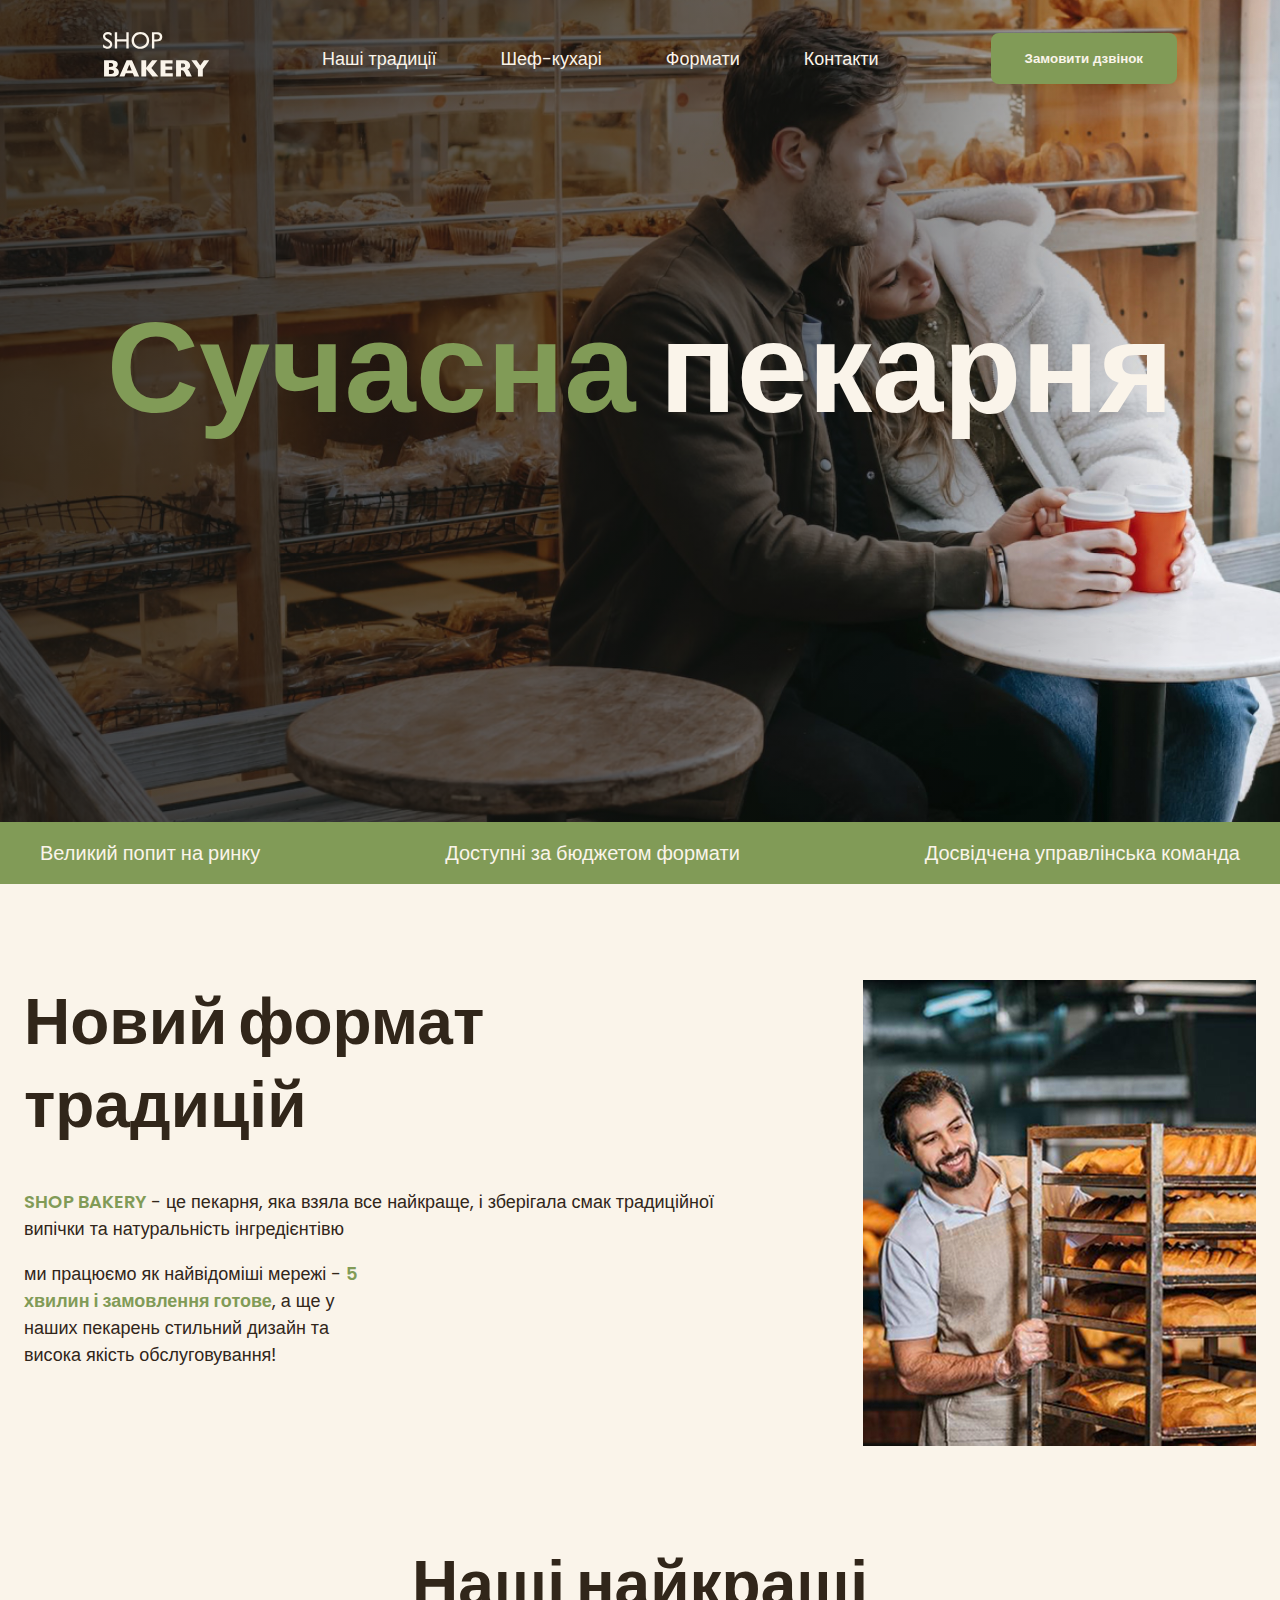
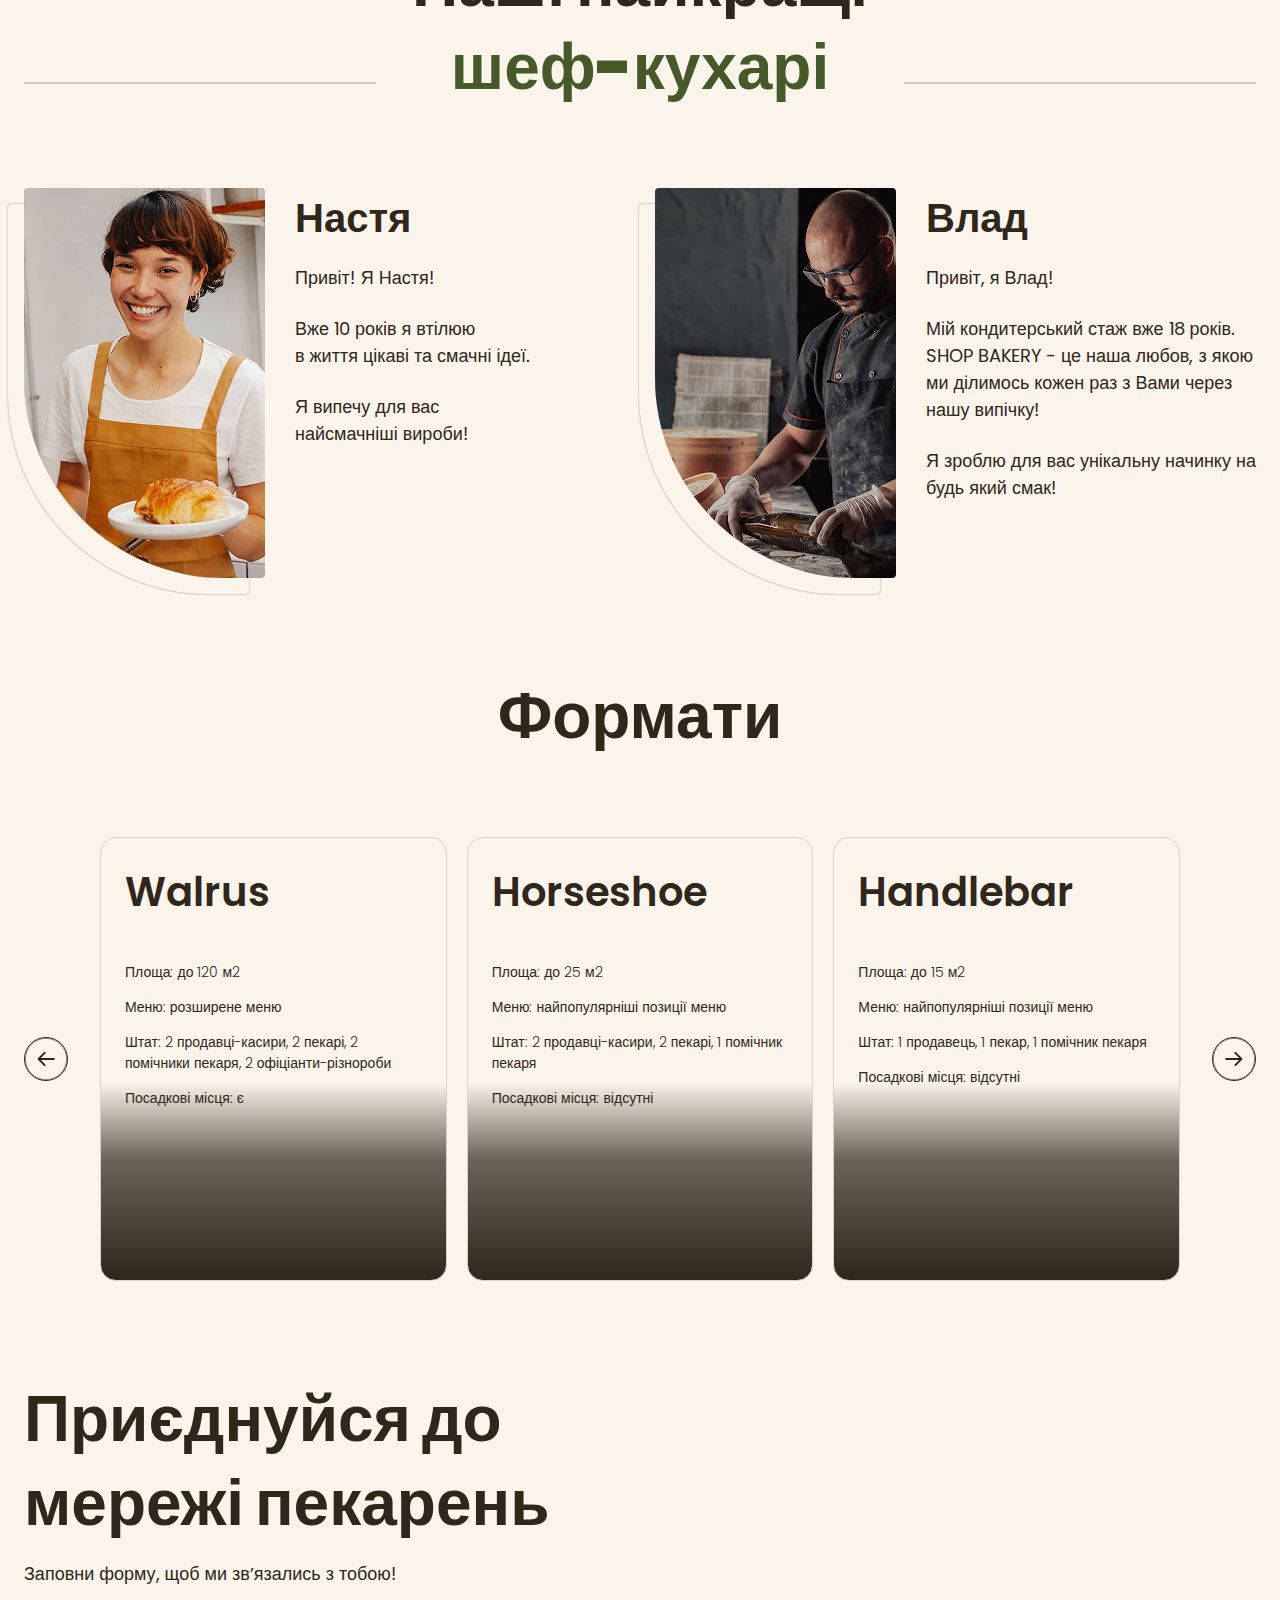
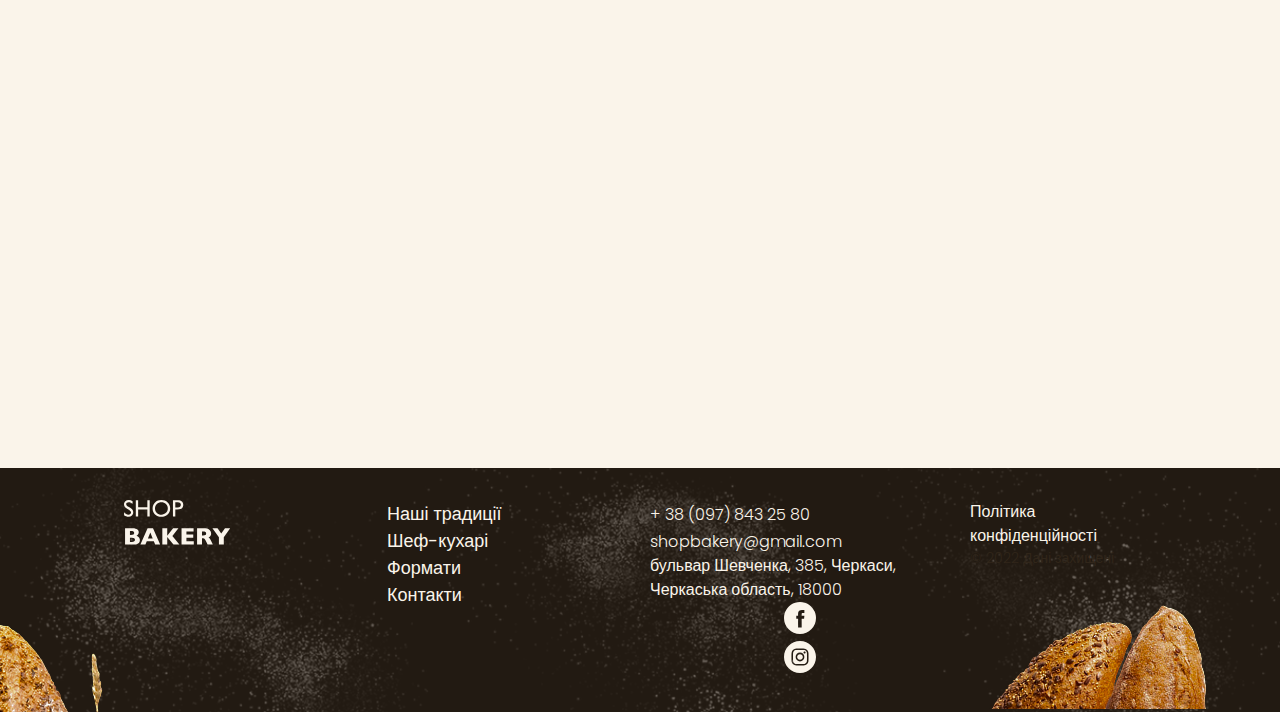
<file: index.html>
<!DOCTYPE html>
<html lang="uk=">
  <head>
    <meta charset="UTF-8" />
    <meta name="viewport" content="width=device-width, initial-scale=1.0" />
    <title>Сучасна пекарня</title>

    <!-- Fonts 
    <link rel="preconnect" href="https://fonts.googleapis.com" />
    <link rel="preconnect" href="https://fonts.gstatic.com" crossorigin />
    <link
      href="https://fonts.googleapis.com/css2?family=Poppins:wght@300;400;600;800;900&display=swap"
      rel="stylesheet"
    /> -->

    <!-- Styles -->
    <link rel="stylesheet" href="./css/styles.css" />
  </head>
  <body>
    <header>
      <div class="container">
        <div class="header-container header">
          <nav class="header-nav">
            <a href="./index.html">
              <img src="./images/logo.svg" alt="Логотип Сучасна пекарня" />
            </a>
            <ul class="header-menu">
              <li>
                <a class="link" href="#traditions-section">Наші традиції</a>
              </li>
              <li><a class="link" href="#chefs-section">Шеф-кухарі</a></li>
              <li><a class="link" href="#formats-section">Формати</a></li>
              <li><a class="link" href="#contacts-section">Контакти</a></li>
            </ul>
          </nav>
          <button class="button modal-btn-open" type="button">
            Замовити дзвінок
          </button>
        </div>
      </div>
    </header>
    <main>
      <section class="hero-section">
        <h1 class="hero-title"><span class="accent">Сучасна</span> пекарня</h1>
      </section>
      <section class="advantages-section">
        <div class="container">
          <h2 class="hidden">Наші переваги</h2>
          <ul class="advantages-list">
            <li class="advantages-item">Великий попит на ринку</li>
            <li class="advantages-item">Доступні за бюджетом формати</li>
            <li class="advantages-item">Досвідчена управлінська команда</li>
          </ul>
        </div>
      </section>
      <section class="section traditions-section" id="traditions-section">
        <div class="container">
          <div class="traditions-container">
            <div class="traditions-content">
              <h2 class="traditions-title section-title">
                Новий формат традицій
              </h2>
              <p class="tradition-text">
                <span class="brand uppercase">shop bakery</span> - це пекарня,
                яка взяла все найкраще, і зберігала смак традиційної випічки та
                натуральність інгредієнтівю
              </p>
              <p class="tradition-text limited">
                ми працюємо як найвідоміші мережі -
                <span class="brand">5 хвилин і замовлення готове</span>, а ще у
                наших пекарень стильний дизайн та висока якість обслуговування!
              </p>
            </div>
            <img
              src="./images/Bakerman.jpg"
              alt="Пекар везе стійку з батонами"
            />
          </div>
        </div>
      </section>
      <section class="section" id="chefs-section">
        <div class="container">
          <h2 class="chefs-section-title section-title centered">
            Наші найкращі <br />
            <span class="accent">шеф-кухарі</span>
          </h2>
          <ul class="chefs-list">
            <li class="chefs-item">
              <article class="chef-card">
                <img
                  class="chef-photo"
                  src="./images/nastya-chef.jpg"
                  alt="Nastya-chef"
                />
                <div>
                  <h3 class="chef-title">Настя</h3>
                  <div class="chef-text">
                    <p class="chef-text">Привіт! Я Настя!</p>
                    <p class="chef-text">
                      Вже 10 років я втілюю <br />
                      в життя цікаві та смачні ідеї.
                    </p>
                    <p class="chef-text">
                      Я випечу для вас <br />
                      найсмачніші вироби!
                    </p>
                  </div>
                </div>
              </article>
            </li>
            <li class="chefs-item">
              <article class="chef-card">
                <img
                  class="chef-photo"
                  src="./images/vlad-chef.jpg"
                  alt="Vlad-chef"
                />
                <div>
                  <h3 class="chef-title">Влад</h3>
                  <div class="chef-text">
                    <p class="chef-text">Привіт, я Влад!</p>
                    <p class="chef-text">
                      Мій кондитерський стаж вже 18 років. SHOP BAKERY - це наша
                      любов, з якою ми ділимось кожен раз з Вами через нашу
                      випічку!
                    </p>
                    <p class="chef-text">
                      Я зроблю для вас унікальну начинку на будь який смак!
                    </p>
                  </div>
                </div>
              </article>
            </li>
          </ul>
        </div>
      </section>
      <section class="section" id="formats-section">
        <div class="container">
          <h2 class="format-section-title section-title centered">Формати</h2>
          <div class="formats-container">
            <button class="carousel-button" type="button">
              <svg class="carousel-arrow" wigth="44" height="">
                <use href="./images/icons.svg#icon-Arrow"></use>
              </svg>
            </button>
            <ul class="formats-list">
              <li class="formats-item">
                <article class="format-card">
                  <h3 class="format-title" lang="en">Walrus</h3>
                  <div class="format-text">
                    <p>Площа: до 120 м2</p>
                    <p>Меню: розширене меню</p>
                    <p>
                      Штат: 2 продавці-касири, 2 пекарі, 2 помічники пекаря, 2
                      офіціанти-різнороби
                    </p>
                    <p>Посадкові місця: є</p>
                  </div>
                </article>
              </li>
              <li class="formats-item">
                <article class="format-card">
                  <h3 class="format-title" lang="en">Horseshoe</h3>
                  <div class="format-text">
                    <p>Площа: до 25 м2</p>
                    <p>Меню: найпопулярніші позиції меню</p>
                    <p>Штат: 2 продавці-касири, 2 пекарі, 1 помічник пекаря</p>
                    <p>Посадкові місця: відсутні</p>
                  </div>
                </article>
              </li>
              <li class="formats-item">
                <article class="format-card">
                  <h3 class="format-title" lang="en">Handlebar</h3>
                  <div class="format-text">
                    <p>Площа: до 15 м2</p>
                    <p>Меню: найпопулярніші позиції меню</p>
                    <p>Штат: 1 продавець, 1 пекар, 1 помічник пекаря</p>
                    <p>Посадкові місця: відсутні</p>
                  </div>
                </article>
              </li>
            </ul>
            <button class="carousel-button next" type="button">
              <svg class="carousel-arrow" wigth="44" height="44">
                <use href="./images/icons.svg#icon-Arrow"></use>
              </svg>
            </button>
          </div>
        </div>
      </section>
      <section class="section contacts-section" id="contacts-section">
        <div class="container">
          <div class="contact-container">
            <div class="contact-form">
              <h2 class="contacts-title section-title">
                Приєднуйся до мережі пекарень
              </h2>
              <p>Заповни форму, щоб ми звʼязались з тобою!</p>
            </div>
            <iframe
              class="contact-map"
              src="https://www.google.com/maps/embed?pb=!1m18!1m12!1m3!1d20764.22329423443!2d32.08491725!3d49.417832749999995!2m3!1f0!2f0!3f0!3m2!1i1024!2i768!4f13.1!3m3!1m2!1s0x40d14ba84728dc67%3A0xe4055c3c7b6b01d5!2z0KLQoNCmIERFUE8ndCBjZW50ZXI!5e0!3m2!1sru!2sua!4v1762176626561!5m2!1sru!2sua"
              width="603"
              height="595"
              style="border: 0"
              allowfullscreen=""
              loading="lazy"
              referrerpolicy="no-referrer-when-downgrade"
            ></iframe>
          </div>
        </div>
      </section>
    </main>
    <footer class="footer">
      <div class="container">
        <div class="footer-container">
          <nav class="footer-nav">
            <div class="footer-logo">
              <a href="./index.html">
                <img src="./images/logo.svg" alt="Логотип Сучасна пекарня" />
              </a>
            </div>
            <ul class="footer-menu">
              <li>
                <a class="link" href="#traditions-section">Наші традиції</a>
              </li>
              <li><a class="link" href="#chefs-section">Шеф-кухарі</a></li>
              <li><a class="link" href="#formats-section">Формати</a></li>
              <li><a class="link" href="#contacts-section">Контакти</a></li>
            </ul>
          </nav>
          <address class="footer-address">
            <ul class="address-list">
              <li>
                <a class="address-link" href="tel:+380978432580"
                  >+ 38 (097) 843 25 80</a
                >
              </li>
              <li>
                <a class="address-link" href="mailto:shopbakery@gmail.com"
                  >shopbakery@gmail.com</a
                >
              </li>
              <li>
                <a
                  class="address-link"
                  href="https://maps.app.goo.gl/WBK682a3KNmkG1kc7"
                  target="blank"
                  >бульвар Шевченка, 385, Черкаси, Черкаська область, 18000</a
                >
              </li>

              <li>
                <a href="#">
                  <svg class="address-icon" wigth="32" height="32">
                    <use href="./images/icons.svg#icon-facebook-icon"></use>
                  </svg>
                </a>
              </li>
              <li>
                <a href="#">
                  <svg class="address-icon" wigth="32" height="32">
                    <use href="./images/icons.svg#icon-instagram-icon"></use>
                  </svg>
                </a>
              </li>
            </ul>
            <div class="address-info">
              <a class="address-link" target="blank"
                >Політика конфіденційності</a
              >
              <p class="address-copyright">&copy; 2022 Дані захищені</p>
            </div>
          </address>
        </div>
      </div>
    </footer>

    <div class="backdrop is-hidden">
      <div class="modal">
        <button class="modal-btn-close" type="button">Close</button>
      </div>
    </div>

    <script src="./js/modal.js"></script>
  </body>
</html>
</file>
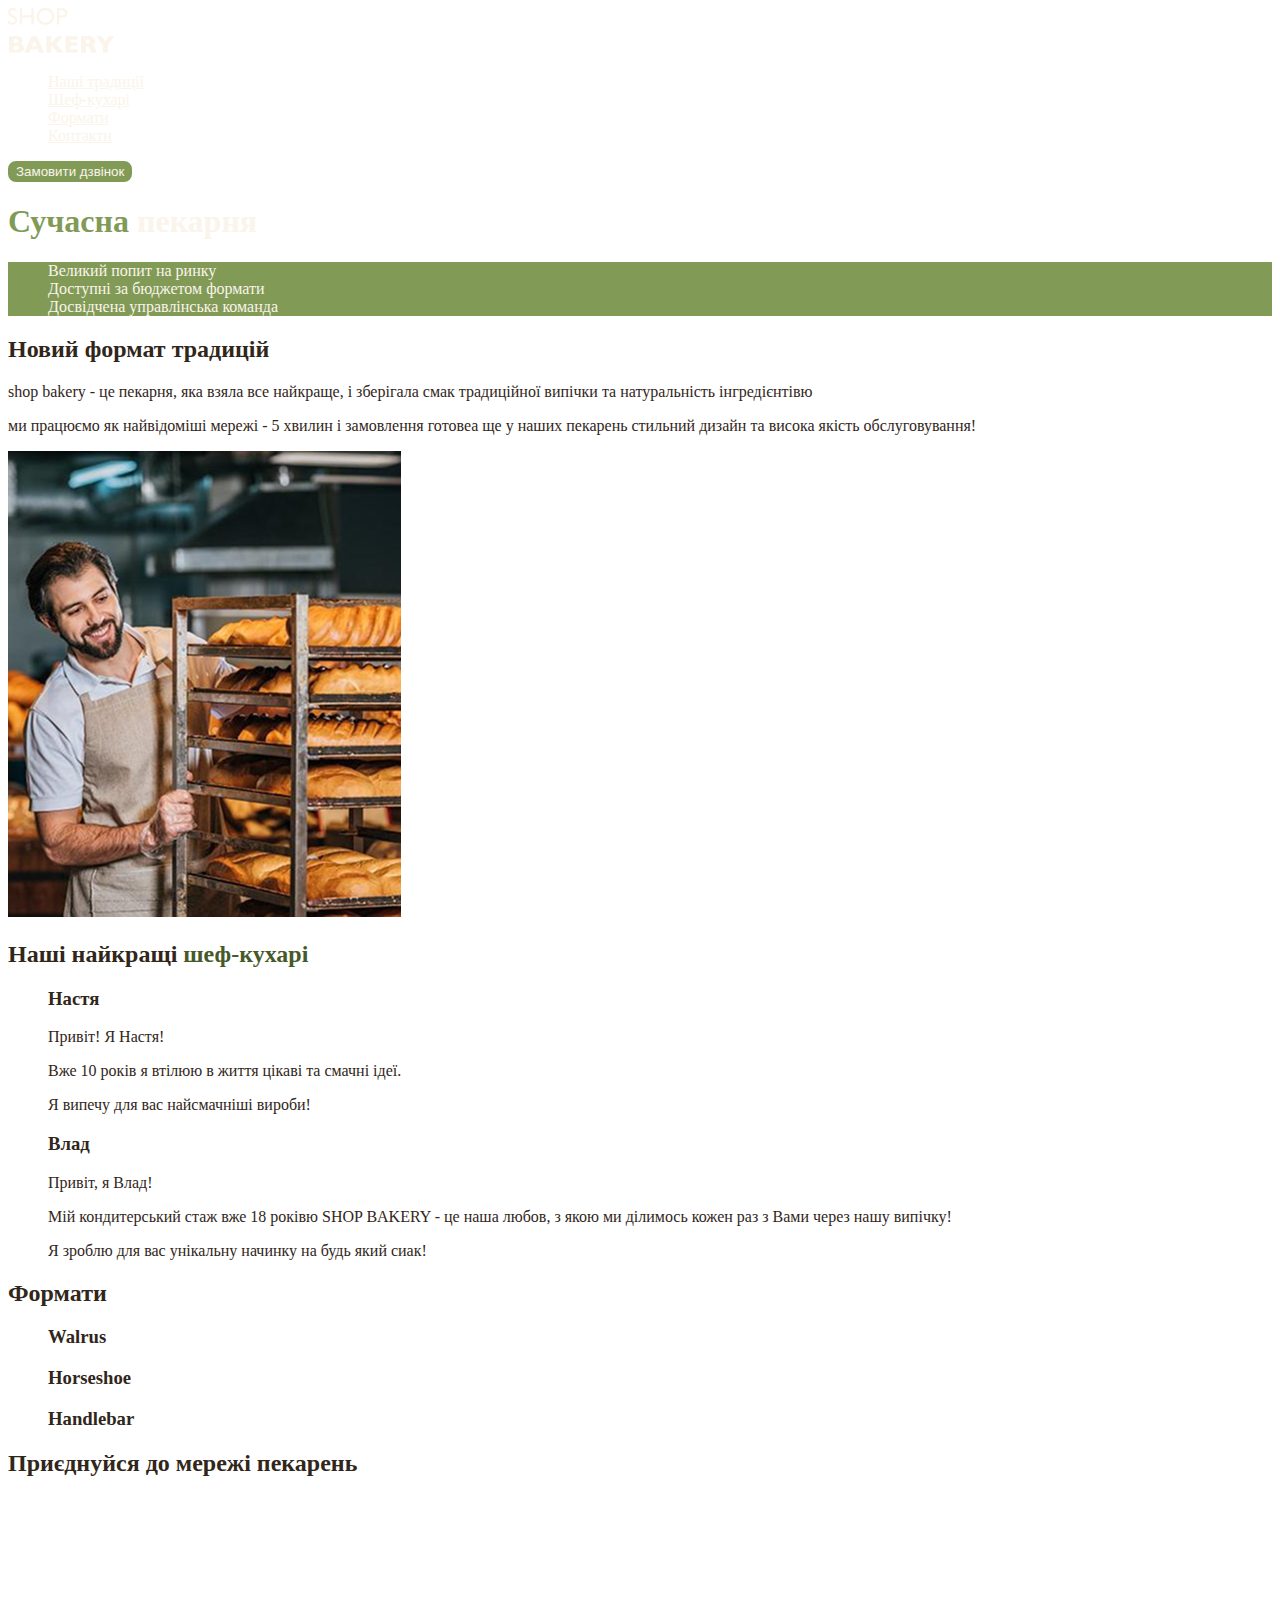
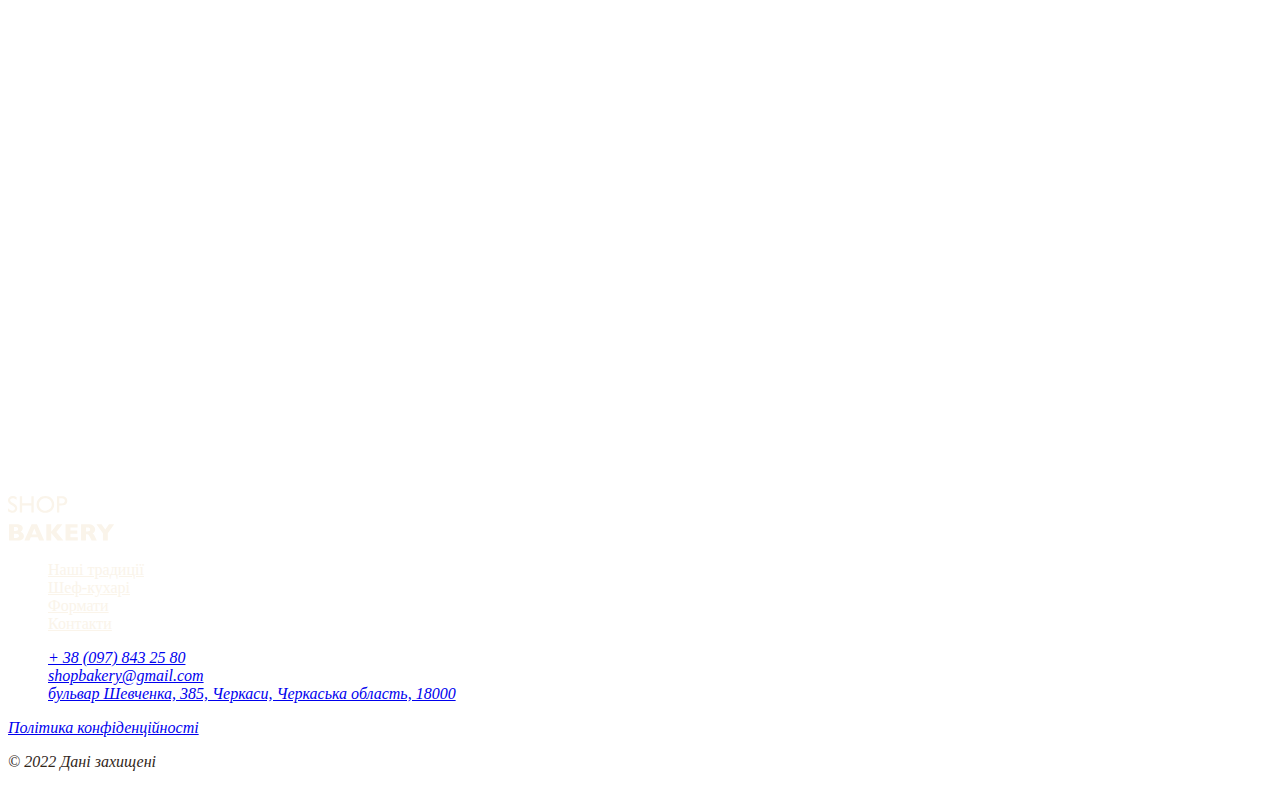
<file: Backery/index.html>
<!DOCTYPE html>
<html lang="uk=">
  <head>
    <meta charset="UTF-8" />
    <meta name="viewport" content="width=device-width, initial-scale=1.0" />
    <title>Сучасна пекарня</title>

    <link rel="stylesheet" href="./css/styles.css" />
  </head>
  <body>
    <header>
      <nav>
        <a href="./index.html">
          <img src="./images/logo.svg" alt="Логотип Сучасна пекарня" />
        </a>
        <ul>
          <li><a class="link" href="#traditions-section">Наші традиції</a></li>
          <li><a class="link" href="#chefs-section">Шеф-кухарі</a></li>
          <li><a class="link" href="#formats-section">Формати</a></li>
          <li><a class="link" href="#contacts-section">Контакти</a></li>
        </ul>
      </nav>
      <button class="button" type="button">Замовити дзвінок</button>
    </header>
    <main>
      <section class="main-section">
        <h1 class="hero-title"><span class="accent">Сучасна</span> пекарня</h1>
      </section>
      <section id="traditions-section">
        <ul class="advantages-list">
          <li>Великий попит на ринку</li>
          <li>Доступні за бюджетом формати</li>
          <li>Досвідчена управлінська команда</li>
        </ul>
        <h2 class="section-title">Новий формат традицій</h2>
        <p>
          <span>shop bakery</span> - це пекарня, яка взяла все найкраще, і
          зберігала смак традиційної випічки та натуральність інгредієнтівю
        </p>
        <p>
          ми працюємо як найвідоміші мережі -
          <span>5 хвилин і замовлення готове</span>а ще у наших пекарень
          стильний дизайн та висока якість обслуговування!
        </p>
        <img src="./images/Bakerman.jpg" alt="Пекар везе стійку з батонами" />
      </section>
      <section id="chefs-section">
        <h2 class="section-title">
          Наші найкращі <span class="accent">шеф-кухарі</span>
        </h2>
        <ul>
          <li>
            <article>
              <h3>Настя</h3>
              <p>Привіт! Я Настя!</p>
              <p>Вже 10 років я втілюю в життя цікаві та смачні ідеї.</p>
              <p>Я випечу для вас найсмачніші вироби!</p>
            </article>
          </li>
          <li>
            <article>
              <h3>Влад</h3>
              <p>Привіт, я Влад!</p>
              <p>
                Мій кондитерський стаж вже 18 роківю SHOP BAKERY - це наша
                любов, з якою ми ділимось кожен раз з Вами через нашу випічку!
              </p>
              <p>Я зроблю для вас унікальну начинку на будь який сиак!</p>
            </article>
          </li>
        </ul>
      </section>
      <section id="formats-section">
        <h2 class="section-title">Формати</h2>
        <ul>
          <li>
            <article>
              <h3 lang="en">Walrus</h3>
            </article>
          </li>
          <li>
            <article>
              <h3 lang="en">Horseshoe</h3>
            </article>
          </li>
          <li>
            <article>
              <h3 lang="en">Handlebar</h3>
            </article>
          </li>
        </ul>
      </section>
      <section id="contacts-section">
        <h2 class="section-title">Приєднуйся до мережі пекарень</h2>
        <iframe
          src="https://www.google.com/maps/embed?pb=!1m18!1m12!1m3!1d20764.22329423443!2d32.08491725!3d49.417832749999995!2m3!1f0!2f0!3f0!3m2!1i1024!2i768!4f13.1!3m3!1m2!1s0x40d14ba84728dc67%3A0xe4055c3c7b6b01d5!2z0KLQoNCmIERFUE8ndCBjZW50ZXI!5e0!3m2!1sru!2sua!4v1762176626561!5m2!1sru!2sua"
          width="603"
          height="595"
          style="border: 0"
          allowfullscreen=""
          loading="lazy"
          referrerpolicy="no-referrer-when-downgrade"
        ></iframe>
      </section>
    </main>
    <footer>
      <nav>
        <a href="./index.html">
          <img src="./images/logo.svg" alt="Логотип Сучасна пекарня" />
        </a>
        <ul>
          <li><a class="link" href="#traditions-section">Наші традиції</a></li>
          <li><a class="link" href="#chefs-section">Шеф-кухарі</a></li>
          <li><a class="link" href="#formats-section">Формати</a></li>
          <li><a class="link" href="#contacts-section">Контакти</a></li>
        </ul>
      </nav>
      <address>
        <ul>
          <li><a href="tel:+380978432580">+ 38 (097) 843 25 80</a></li>
          <li>
            <a href="mailto:shopbakery@gmail.com">shopbakery@gmail.com</a>
          </li>
          <li>
            <a href="https://maps.app.goo.gl/WBK682a3KNmkG1kc7" target="blank"
              >бульвар Шевченка, 385, Черкаси, Черкаська область, 18000</a
            >
          </li>

          <li>
            <a href="#">
              <!--facebook icon-->
            </a>
          </li>
          <li>
            <a href="#">
              <!--instagram icon-->
            </a>
          </li>
        </ul>
        <a href="#" target="blank">Політика конфіденційності</a>
        <p>&copy; 2022 Дані захищені</p>
      </address>
    </footer>
  </body>
</html>
</file>
<file: css/styles.css>
@font-face {
  font-display: swap;
  font-family: "Poppins";
  font-weight: 300;
  src: url("../fonts/poppins-v24-latin-300.woff2") format("woff2");
}
@font-face {
  font-display: swap;
  font-family: "Poppins";
  font-weight: 400;
  src: url("../fonts/poppins-v24-latin-regular.woff2") format("woff2");
}

@font-face {
  font-display: swap;
  font-family: "Poppins";
  font-weight: 600;
  src: url("../fonts/poppins-v24-latin-600.woff2") format("woff2");
}

@font-face {
  font-display: swap;
  font-family: "Poppins";
  font-weight: 800;
  src: url("../fonts/poppins-v24-latin-800.woff2") format("woff2");
}

@font-face {
  font-display: swap;
  font-family: "Poppins";
  font-weight: 900;
  src: url("../fonts/poppins-v24-latin-900.woff2") format("woff2");
}

:root {
  --color-primary-dark: #31261a;
  --color-primary-light: #faf4ea;
  --color-secondary-dark: #a18268;
  --color-brand-normal: #819b57;
  --color-brand-dark: #465929;
  --color-brand-light: #cfcfbc;
}

/* --base-- */
*,
*::after,
*::before {
  box-sizing: border-box;
}
html {
  margin: 0;
  padding: 0;
  overflow-x: hidden;
}

body {
  color: var(--color-primary-dark);
  background-color: var(--color-primary-light);
  font-family: Poppins, sans-serif;
  font-size: 18px;
  font-weight: 400;
  line-height: 1.5;
  margin: 0;
  padding: 0;
  overflow-x: hidden;
}

h1,
h2,
h3,
h4,
h5,
h6,
p {
  margin-top: 0;
}

a {
  display: inline-block;
}

.section {
  padding: 48px 0;
}

.container {
  width: 100%;
  max-width: 1288px;
  margin: 0 auto;
  padding: 0 24px;
}

.hidden {
  position: absolute;
  left: -10000px;
  top: auto;
  width: 1px;
  height: 1px;
  overflow: hidden;
}

ul {
  margin: 0;
  padding: 0;
  list-style-type: none;
}

address {
  font-style: normal;
}

/* button */
.button {
  padding: 16px 32px;
  color: var(--color-primary-light);
  background-color: var(--color-brand-normal);
  font-weight: 600;
  border: 2px solid var(--color-brand-normal);
  border-radius: 8px;
}

.button:hover {
  background-color: transparent;
  color: var(--color-brand-dark);
}

/* link */
.link {
  color: var(--color-primary-light);
  text-decoration: none;
  transition: color 0.3s;
}

.link:hover {
  color: var(--color-brand-normal);
  text-decoration: none;
}

/* header */

.header {
  position: absolute;
  top: 0;
  left: 0;
  width: 100%;
  padding-top: 32px;
  padding-left: 103px;
  padding-right: 103px;
}
.header-container {
  display: flex;
  align-items: center;
  gap: 40px;
}

.header-nav {
  display: flex;
  align-items: center;
  flex-grow: 1;
  gap: 40px;
}

.header-menu {
  display: flex;
  align-items: center;
  gap: 64px;
  flex-grow: 1;
  justify-content: center;
}

/* hero */
.hero-section {
  padding: 272px 0;
  background-image: linear-gradient(
      102.76deg,
      rgba(18, 18, 17, 0.78) 2.03%,
      rgba(18, 18, 17, 0.6) 58.46%,
      rgba(18, 18, 17, 0) 90.36%
    ),
    url("../images/hero-section-background.jpg");
  background-repeat: no-repeat;
  background-position: center top;
  background-size: cover;
}

.hero-title {
  color: var(--color-primary-light);
  text-align: center;
  font-size: 128px;
}

.hero-title .accent {
  color: var(--color-brand-normal);
}

/* advantages */
.advantages-section {
  padding: 16px;
  background-color: var(--color-brand-normal);
}

.advantages-list {
  display: flex;
  justify-content: space-between;
  gap: 40px;
}

.advantages-item {
  font-weight: 300;
  font-size: 20px;
  color: var(--color-primary-light);
}
/* section */
.section-title {
  font-size: 64px;
  font-weight: 900;
  line-height: 1.3;
}

.section-title.centered {
  text-align: center;
}
.section-title .accent {
  color: var(--color-brand-dark);
}

/* tradition */
.traditions-section {
  padding-top: 96px;
}

.traditions-container {
  display: flex;
  justify-content: space-between;
  gap: 40px;
}

.traditions-content {
  max-width: 710px;
}

.traditions-title {
  margin-bottom: 42px;
}

.tradition-text .brand {
  color: var(--color-brand-normal);
  font-weight: 600;
}

.tradition-text .uppercase {
  /*color: var(--color-brand-normal);*/
  text-transform: uppercase;
}

.tradition-text.limited {
  max-width: 340px;
}

/* Chef section */
.chefs-section-title {
  position: relative;

  margin: 0 auto 80px;
}

.chefs-section-title::before,
.chefs-section-title::after {
  display: block;
  width: 352px;
  height: 2px;
  background-color: var(--color-brand-light);
  content: "";
}

.chefs-section-title::before {
  position: absolute;
  left: 0;
  bottom: 24px;
}

.chefs-section-title::after {
  position: absolute;
  right: 0;
  bottom: 24px;
}

.chefs-list {
  display: flex;
  flex-wrap: wrap;
  gap: 40px 30px;
}

.chefs-item {
  flex-basis: calc((100% - 30px) / 2);
}

.chef-card {
  display: flex;
  gap: 30px;
}
.chef-photo {
  border-radius: 4px 4px 4px 200px;
  box-shadow: -16px 16px 0 0 var(--color-primary-light),
    -16px 16px 2px 0 var(--color-secondary-dark);
}
.chef-title {
  font-size: 40px;
  font-weight: 600;
  margin-bottom: 16px;
}

.chef-text p {
  margin-bottom: 24px;
}

.chef-text p:last-child {
  margin-bottom: 0;
}

/* Format section */
.format-section-title {
  margin-bottom: 80px;
}

.formats-container {
  display: flex;
  gap: 32px;
  align-items: center;
}

.formats-list {
  display: flex;
  flex-wrap: wrap;
  gap: 20px;
}

.formats-item {
  flex-basis: calc((100% - 40px) / 3);
  flex-wrap: wrap;
}

.format-title {
  font-size: 40px;
  font-weight: 600;
}

.format-card {
  height: 444px;
  padding: 24px;
  background-image: linear-gradient(
    180deg,
    rgba(49, 38, 26, 0) 55.21%,
    rgba(49, 38, 26, 0.71) 72.92%,
    var(--color-primary-dark) 100%
  );
  border: 1px solid lightgray; /*remove*/
  border-radius: 16px;
  transition: transform 0.3s;
}

.format-card:hover {
  transform: scale(1.05);
}

.format-text {
  font-size: 14px;
  font-weight: 300;
}

/* Carousel*/
.carousel-button {
  display: flex;
  align-items: center;
  justify-content: center;
  flex-shrink: 0;
  width: 44px;
  height: 44px;
  padding: 0;
  fill: var(--color-primary-dark);
  background-color: transparent;
  border-radius: 50%;
  border: 1px solid var(--color-primary-dark);
  cursor: pointer;
}

.carousel-button:hover {
  background-color: var(--color-primary-dark);
  fill: var(--color-primary-light);
}

.carousel-button.next {
  transform: rotate(180deg);
}

/* Contacts section */
.contacts-section {
  padding-bottom: 96px;
}

.contacts-title {
  margin-bottom: 16px;
}

.contact-container {
  display: flex;
  gap: 32px;
  flex-basis: calc((100% - 32px) / 2);
}

.contact-map {
  flex-shrink: 0;
  border-radius: 16px;
}
/* Footer */

.footer-container {
  display: flex;
  gap: 20px;
  padding: 32px 100px;
}

.footer-nav,
.footer-address {
  display: flex;
  flex-basis: 50%;
  gap: 20px;
}

.footer-logo,
.footer-menu {
  flex-basis: 50%;
  gap: 20px;
}

.address-link {
  color: var(--color-primary-light);
  text-decoration: none;
  font-size: 16px;
  font-weight: 300;
}

.address-link:hover {
  color: var(--color-brand-normal);
  font-weight: 600;
  text-decoration: none;
}

.address-list {
  flex-basis: 50%;
}

.address-info {
  flex-basis: 50%;
}

.address-icon {
  fill: var(--color-primary-light);
}

.address-copyright {
  font-size: 14px;
  font-weight: 300;
}

.footer {
  position: relative;
  background-image: url("../images/footer-background-transparent.png");
  background-color: #31261a;
  background-repeat: no-repeat;
  background-size: cover;
  background-position: center;
}

.footer::before,
.footer::after {
  position: absolute;
  bottom: 0;
  background-repeat: no-repeat;
  content: "";
}

.footer::before {
  width: 180px;
  height: 120px;
  background-image: url("../images/decor-bread-small.png");
}

.footer::after {
  width: 380px;
  height: 190px;
  right: 0;
  background-image: url("../images/decor-bread-large.png");
}

/* Modal */
.backdrop {
  position: fixed;
  top: 0;
  left: 0;
  bottom: 0;
  right: 0;
  display: flex;
  align-items: center;
  justify-content: center;
  padding: 20px 0;
  background-color: rgba(0, 0, 0, 0.5);
  transition: opasity 0.3s, visibility 0.3s;
}

.backdrop.is-hidden {
  opacity: 0;
  visibility: hidden;
  pointer-events: none;
}

.modal {
  position: relative;
  width: 100%;
  max-width: 880px;
  height: 100%;
  max-height: 880px;
  background-color: var(--color-primary-light);
  border-radius: 32px;
}

.modal-btn-close {
  position: absolute;
  top: 40px;
  right: 40px;
}
</file>
<file: Backery/css/styles.css>
:root {
  --color-primary-dark: #31261a;
  --color-primary-light: #faf4ea;
  --color-brand-light: #819b57;
  --color-brand-dark: #465929;
}

/* --base-- */
body {
  color: var(--color-primary-dark);
}
ul {
  list-style-type: none;
}

/* button */
.button {
  color: var(--color-primary-light);
  background-color: var(--color-brand-light);
  border: 2px solid var(--color-brand-light);
  border-radius: 8px;
}

.button:hover {
  background-color: transparent;
  color: var(--color-brand-dark);
}

/* link */
.link {
  color: var(--color-primary-light);
}

.link:hover {
  color: var(--color-brand-light);
}

/* hero */
.hero-title {
  color: var(--color-primary-light);
}
.hero-title .accent {
  color: var(--color-brand-light);
}

/* advantages */
.advantages-list {
  color: var(--color-primary-light);
  background-color: var(--color-brand-light);
}
/* section */
.section-title .accent {
  color: var(--color-brand-dark);
}
</file>
